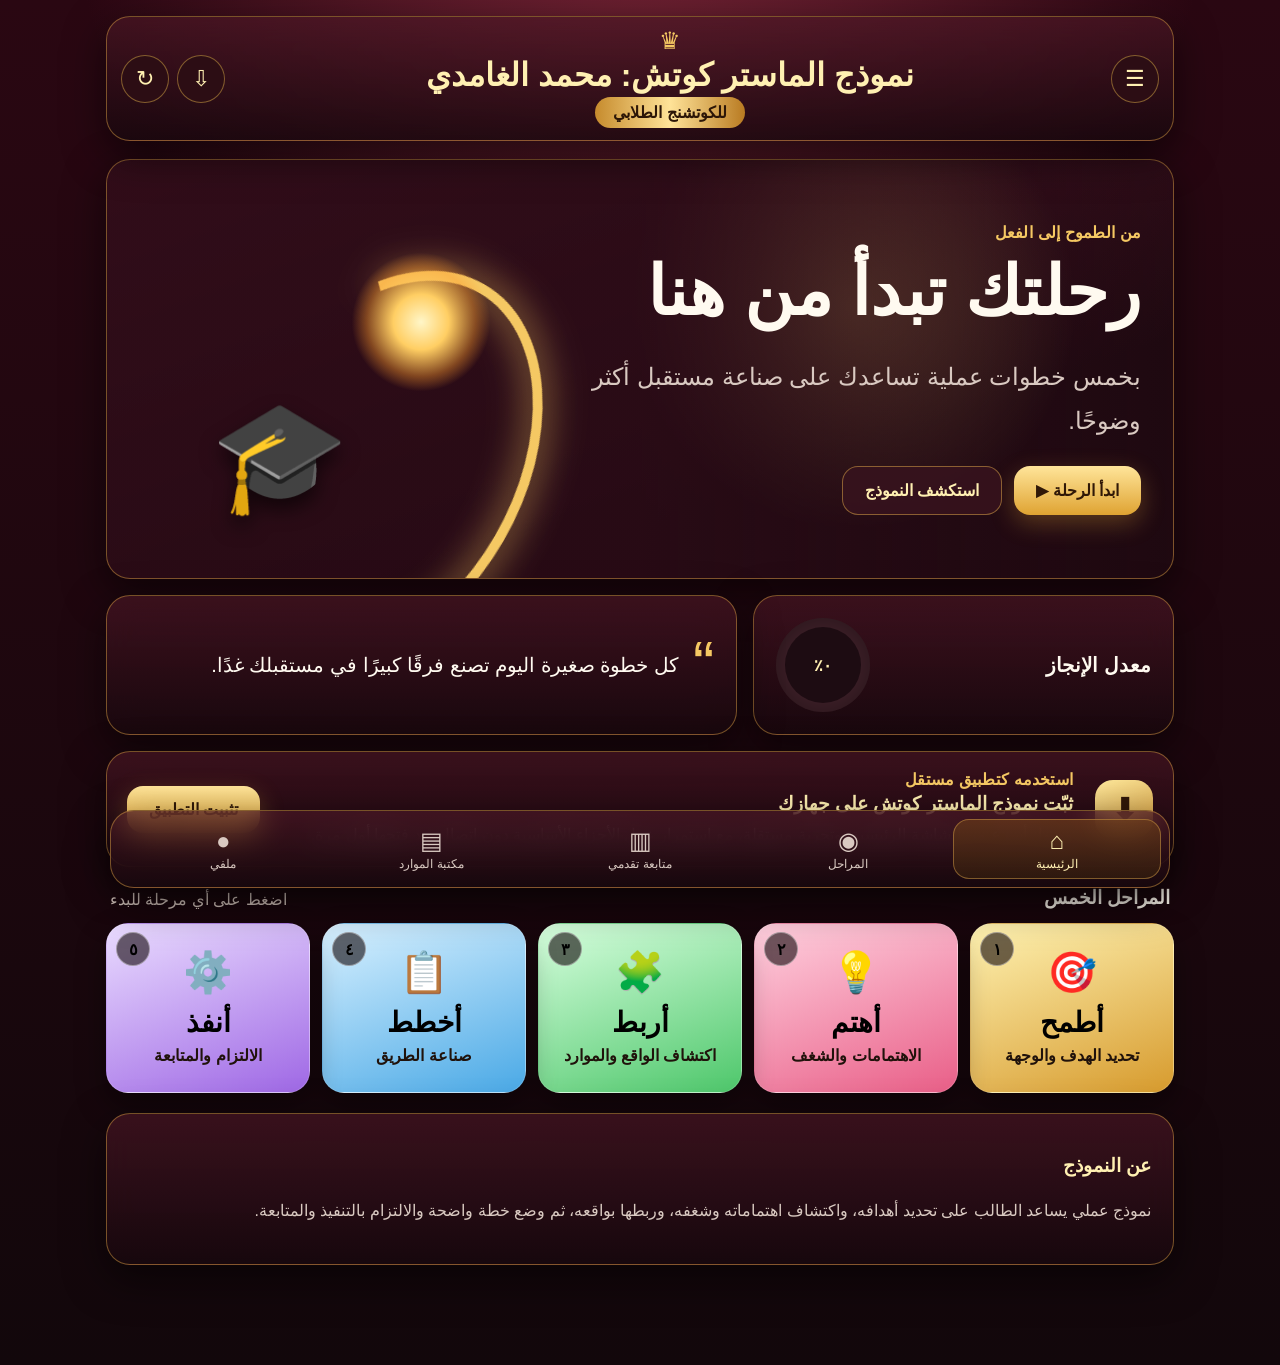
<file: index.html>
<!doctype html>
<html lang="ar" dir="rtl">
<head>
  <meta charset="utf-8" />
  <meta name="viewport" content="width=device-width,initial-scale=1,viewport-fit=cover" />
  <meta name="theme-color" content="#3b0917" />
  <meta name="description" content="نموذج الماستر كوتش: محمد الغامدي للكوتشنج الطلابي" />
  <meta name="application-name" content="الماستر كوتش" />
  <meta name="apple-mobile-web-app-capable" content="yes" />
  <meta name="apple-mobile-web-app-status-bar-style" content="black-translucent" />
  <meta name="apple-mobile-web-app-title" content="الماستر كوتش" />
  <title>نموذج الماستر كوتش: محمد الغامدي</title>
  <link rel="manifest" href="manifest.json" />
  <link rel="apple-touch-icon" href="icons/icon-192.png" />
  <link rel="icon" href="icons/icon-192.png" />
  <link rel="stylesheet" href="styles.css" />
</head>
<body>
  <div class="app-shell">
    <header class="topbar glass">
      <button class="icon-btn" id="menuBtn" aria-label="القائمة">☰</button>
      <div class="brand">
        <div class="crown">♛</div>
        <h1>نموذج الماستر كوتش: محمد الغامدي</h1>
        <div class="subtitle">للكوتشنج الطلابي</div>
      </div>
      <div class="top-actions">
        <button class="icon-btn install-mini" id="installBtn" title="تثبيت التطبيق" aria-label="تثبيت التطبيق">⇩</button>
        <button class="icon-btn reset-mini" id="resetBtn" title="إعادة ضبط التقدم" aria-label="إعادة ضبط التقدم">↻</button>
      </div>
    </header>

    <main id="view" class="view" aria-live="polite"></main>

    <nav class="bottom-nav glass" aria-label="التنقل الرئيسي">
      <button data-route="home" class="nav-item active"><span>⌂</span><small>الرئيسية</small></button>
      <button data-route="stages" class="nav-item"><span>◉</span><small>المراحل</small></button>
      <button data-route="progress" class="nav-item"><span>▥</span><small>متابعة تقدمي</small></button>
      <button data-route="resources" class="nav-item"><span>▤</span><small>مكتبة الموارد</small></button>
      <button data-route="profile" class="nav-item"><span>●</span><small>ملفي</small></button>
    </nav>
  </div>

  <template id="homeTemplate">
    <section class="hero glass">
      <div class="hero-copy">
        <span class="eyebrow">من الطموح إلى الفعل</span>
        <h2>رحلتك تبدأ من هنا</h2>
        <p>بخمس خطوات عملية تساعدك على صناعة مستقبل أكثر وضوحًا.</p>
        <div class="hero-actions">
          <button class="primary-btn" data-action="start">ابدأ الرحلة ▶</button>
          <button class="secondary-btn" data-route-jump="stages">استكشف النموذج</button>
        </div>
      </div>
      <div class="hero-visual" aria-hidden="true">
        <div class="road"></div>
        <div class="sun"></div>
        <div class="student">🎓</div>
      </div>
    </section>

    <section class="summary-grid">
      <article class="glass metric-card">
        <div class="metric-title">معدل الإنجاز</div>
        <div class="ring" id="homeRing"><span id="homePercent">٠٪</span></div>
      </article>
      <article class="glass quote-card">
        <div class="quote-mark">“</div>
        <p>كل خطوة صغيرة اليوم تصنع فرقًا كبيرًا في مستقبلك غدًا.</p>
      </article>
    </section>

    <section class="install-card glass" id="installCard">
      <div class="install-card-icon">⬇</div>
      <div class="install-card-copy">
        <span class="eyebrow">استخدمه كتطبيق مستقل</span>
        <h3>ثبّت نموذج الماستر كوتش على جهازك</h3>
        <p>وصول أسرع من الشاشة الرئيسية، وتجربة مستقلة، مع استمرار عمل الأجزاء الأساسية دون اتصال بعد فتحها أول مرة.</p>
      </div>
      <button class="primary-btn" id="homeInstallBtn">تثبيت التطبيق</button>
    </section>

    <section class="section-block">
      <div class="section-head">
        <h3>المراحل الخمس</h3>
        <span class="muted">اضغط على أي مرحلة للبدء</span>
      </div>
      <div class="stage-cards" id="homeStages"></div>
    </section>

    <section class="glass about-card">
      <h3>عن النموذج</h3>
      <p>نموذج عملي يساعد الطالب على تحديد أهدافه، واكتشاف اهتماماته وشغفه، وربطها بواقعه، ثم وضع خطة واضحة والالتزام بالتنفيذ والمتابعة.</p>
    </section>
  </template>

  <template id="stagesTemplate">
    <section class="section-block">
      <div class="section-head">
        <div>
          <span class="eyebrow">خمس خطوات تصنع مستقبلك</span>
          <h2>اختر المرحلة</h2>
        </div>
        <div class="mini-progress"><span id="stagesPercent">٠٪</span></div>
      </div>
      <div class="stage-list" id="stageList"></div>
    </section>
  </template>

  <template id="stageDetailTemplate">
    <section class="stage-detail">
      <div class="glass detail-head" id="detailHead">
        <button class="back-btn" data-route-jump="stages">→ رجوع</button>
        <div class="detail-title-wrap">
          <div class="stage-icon big" id="detailIcon"></div>
          <div>
            <div class="eyebrow" id="detailStep"></div>
            <h2 id="detailTitle"></h2>
            <p id="detailSubtitle"></p>
          </div>
        </div>
        <div class="step-progress" id="detailProgress"></div>
      </div>

      <form class="glass coaching-form" id="coachingForm">
        <div id="questionFields"></div>

        <div class="output-panel" id="outputPanel">
          <span class="tag">المخرج</span>
          <strong id="outputText"></strong>
        </div>

        <label class="field-block">
          <span>ملاحظات إضافية</span>
          <textarea id="notes" rows="3" placeholder="اكتب أي ملاحظات أو أفكار إضافية..."></textarea>
        </label>

        <div class="form-actions">
          <button type="button" class="secondary-btn" id="prevStage">السابق</button>
          <button type="submit" class="primary-btn">حفظ</button>
          <button type="button" class="primary-btn alt" id="nextStage">التالي</button>
        </div>
      </form>
    </section>
  </template>

  <template id="progressTemplate">
    <section class="section-block">
      <div class="section-head">
        <div>
          <span class="eyebrow">رحلة نحو مستقبل أكثر وضوحًا</span>
          <h2>متابعة تقدمي</h2>
        </div>
      </div>

      <section class="progress-layout">
        <article class="glass big-progress-card">
          <div class="big-ring" id="progressRing"><span id="progressPercent">٠٪</span></div>
          <div>
            <h3>معدل الإنجاز</h3>
            <p class="muted" id="progressMessage">ابدأ الآن، ومستقبلك ينتظرك.</p>
          </div>
        </article>

        <article class="glass">
          <div class="section-head compact"><h3>حالة المراحل الخمس</h3></div>
          <div id="progressStages" class="progress-stages"></div>
        </article>
      </section>

      <section class="glass checklist-card">
        <div class="section-head compact"><h3>خطة هذا الأسبوع</h3><button class="small-btn" id="clearChecklist">إلغاء التحديد</button></div>
        <div id="weeklyChecklist"></div>
      </section>

      <section class="glass achievements">
        <div class="section-head compact"><h3>شاراتي وإنجازاتي</h3></div>
        <div id="badges" class="badge-grid"></div>
      </section>
    </section>
  </template>

  <template id="resourcesTemplate">
    <section class="section-block resources-page">
      <div class="section-head resources-head">
        <div>
          <span class="eyebrow">أدلة • قوالب • ملفات • روابط</span>
          <h2>مكتبة الموارد</h2>
          <p class="muted resource-note">الملفات التي تضيفها من داخل التطبيق تُحفظ على هذا الجهاز فقط. أما الموارد الموجودة داخل المستودع فتظهر لجميع المستخدمين.</p>
        </div>
        <button class="primary-btn" id="addResourceBtn">＋ إضافة مورد</button>
      </div>

      <section class="glass resource-toolbar">
        <label class="search-box">
          <span>⌕</span>
          <input id="resourceSearch" type="search" placeholder="ابحث باسم المورد أو وصفه..." />
        </label>
        <div class="resource-filters" id="resourceFilters"></div>
      </section>

      <div id="resourceStats" class="resource-stats"></div>
      <div id="resourceGrid" class="resource-grid"></div>
      <div id="resourceEmpty" class="glass resource-empty" hidden>
        <div>📚</div>
        <h3>لا توجد موارد مطابقة</h3>
        <p>غيّر البحث أو أضف موردًا جديدًا.</p>
      </div>
    </section>
  </template>

  <template id="simpleTemplate">
    <section class="section-block">
      <article class="glass empty-card">
        <div class="empty-icon" id="simpleIcon"></div>
        <h2 id="simpleTitle"></h2>
        <p id="simpleText"></p>
      </article>
    </section>
  </template>

  <dialog id="resourceDialog" class="app-dialog">
    <form method="dialog" class="dialog-card glass" id="resourceForm">
      <div class="dialog-head">
        <div><span class="eyebrow">مورد جديد</span><h3>إضافة مورد إلى المكتبة</h3></div>
        <button type="button" class="dialog-close" data-close-dialog="resourceDialog" aria-label="إغلاق">×</button>
      </div>
      <div class="resource-mode" role="tablist" aria-label="نوع المورد">
        <button type="button" class="mode-btn active" data-resource-mode="file">📎 ملف</button>
        <button type="button" class="mode-btn" data-resource-mode="link">🔗 رابط</button>
      </div>
      <input type="hidden" id="resourceMode" value="file" />
      <label class="field-block"><span>عنوان المورد</span><input id="resourceTitle" required maxlength="120" placeholder="مثال: نموذج صياغة الهدف الذكي" /></label>
      <label class="field-block"><span>المرحلة / التصنيف</span>
        <select id="resourceCategory">
          <option value="عام">عام</option><option value="أطمح">أطمح</option><option value="أهتم">أهتم</option><option value="أربط">أربط</option><option value="أخطط">أخطط</option><option value="أنفذ">أنفذ</option>
        </select>
      </label>
      <label class="field-block"><span>وصف مختصر</span><textarea id="resourceDescription" rows="2" placeholder="ما فائدة هذا المورد؟"></textarea></label>
      <label class="field-block resource-file-field" id="resourceFileField"><span>اختر الملف</span><input id="resourceFile" type="file" accept=".pdf,.doc,.docx,.ppt,.pptx,.xls,.xlsx,.txt,.rtf,.csv,.png,.jpg,.jpeg,.webp,.gif,.mp4,.mov,.m4v,.zip" /></label>
      <label class="field-block resource-link-field" id="resourceLinkField" hidden><span>رابط المورد</span><input id="resourceUrl" type="url" inputmode="url" placeholder="https://example.com/resource" /></label>
      <div class="dialog-hint">🔒 الملفات المرفوعة هنا تبقى داخل متصفح هذا الجهاز ولا تُرفع تلقائيًا إلى GitHub.</div>
      <div class="dialog-actions"><button type="button" class="secondary-btn" data-close-dialog="resourceDialog">إلغاء</button><button type="submit" class="primary-btn">حفظ المورد</button></div>
    </form>
  </dialog>

  <dialog id="installDialog" class="app-dialog">
    <section class="dialog-card glass">
      <div class="dialog-head">
        <div><span class="eyebrow">تثبيت التطبيق</span><h3>أضف التطبيق إلى جهازك</h3></div>
        <button type="button" class="dialog-close" data-close-dialog="installDialog" aria-label="إغلاق">×</button>
      </div>
      <div id="installInstructions" class="install-instructions"></div>
      <div class="dialog-actions"><button type="button" class="primary-btn" data-close-dialog="installDialog">حسنًا</button></div>
    </section>
  </dialog>

  <script src="app.js"></script>
</body>
</html>
</file>
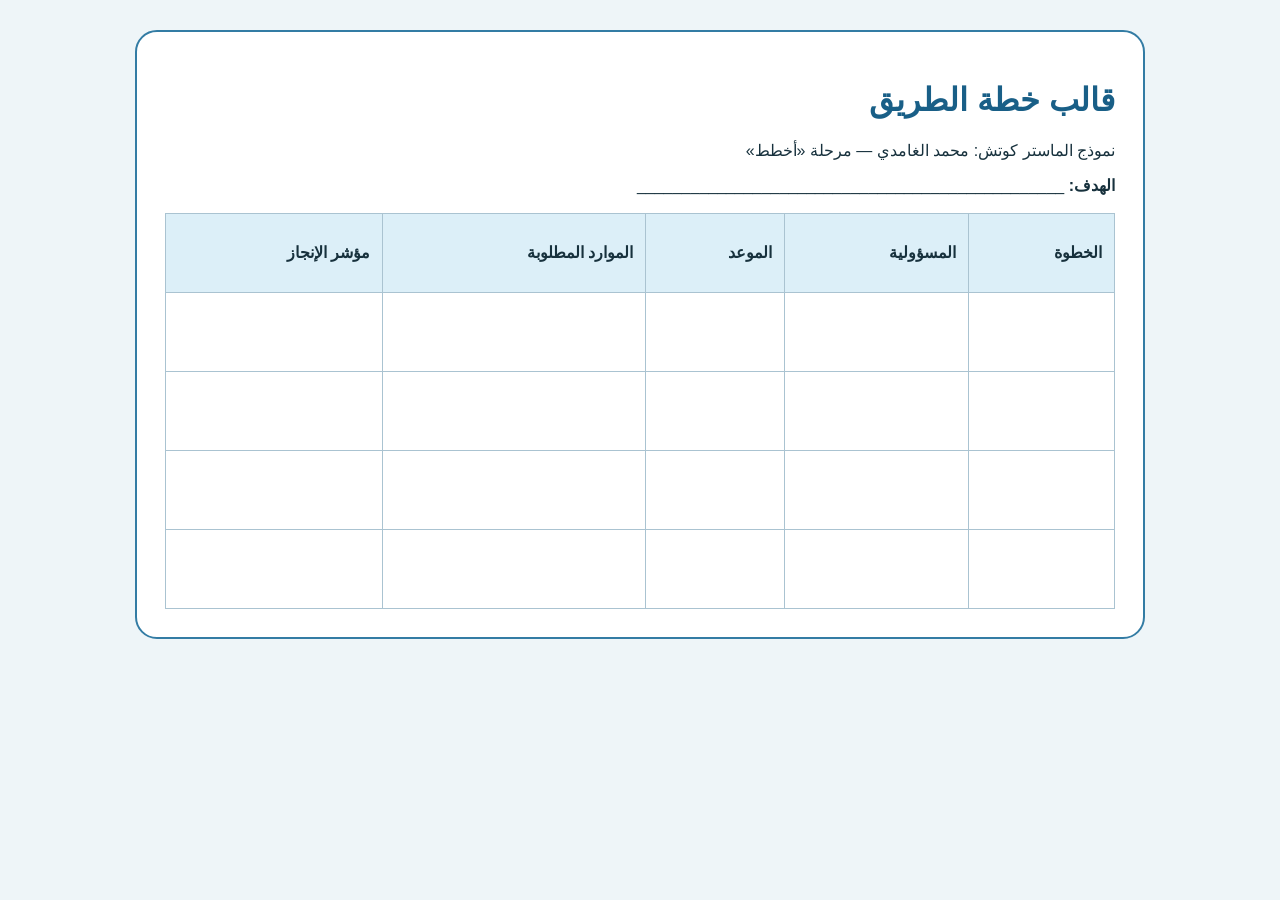
<file: action-plan-template.html>
<!doctype html><html lang="ar" dir="rtl"><head><meta charset="utf-8"><meta name="viewport" content="width=device-width,initial-scale=1"><title>قالب خطة الطريق</title><style>body{font-family:Tahoma,Arial;background:#eef5f8;color:#17313d;margin:0;padding:30px}.sheet{max-width:950px;margin:auto;background:#fff;border:2px solid #337ca4;border-radius:22px;padding:28px}h1{color:#195f87}table{width:100%;border-collapse:collapse;margin-top:18px}th,td{border:1px solid #aac3d1;padding:12px;text-align:right;height:54px}th{background:#dceff8}@media(max-width:650px){body{padding:10px}.sheet{padding:15px}th,td{padding:8px;font-size:12px}}</style></head><body><main class="sheet"><h1>قالب خطة الطريق</h1><p>نموذج الماستر كوتش: محمد الغامدي — مرحلة «أخطط»</p><p><b>الهدف:</b> ________________________________________________</p><table><thead><tr><th>الخطوة</th><th>المسؤولية</th><th>الموعد</th><th>الموارد المطلوبة</th><th>مؤشر الإنجاز</th></tr></thead><tbody><tr><td></td><td></td><td></td><td></td><td></td></tr><tr><td></td><td></td><td></td><td></td><td></td></tr><tr><td></td><td></td><td></td><td></td><td></td></tr><tr><td></td><td></td><td></td><td></td><td></td></tr></tbody></table></main></body></html>
</file>
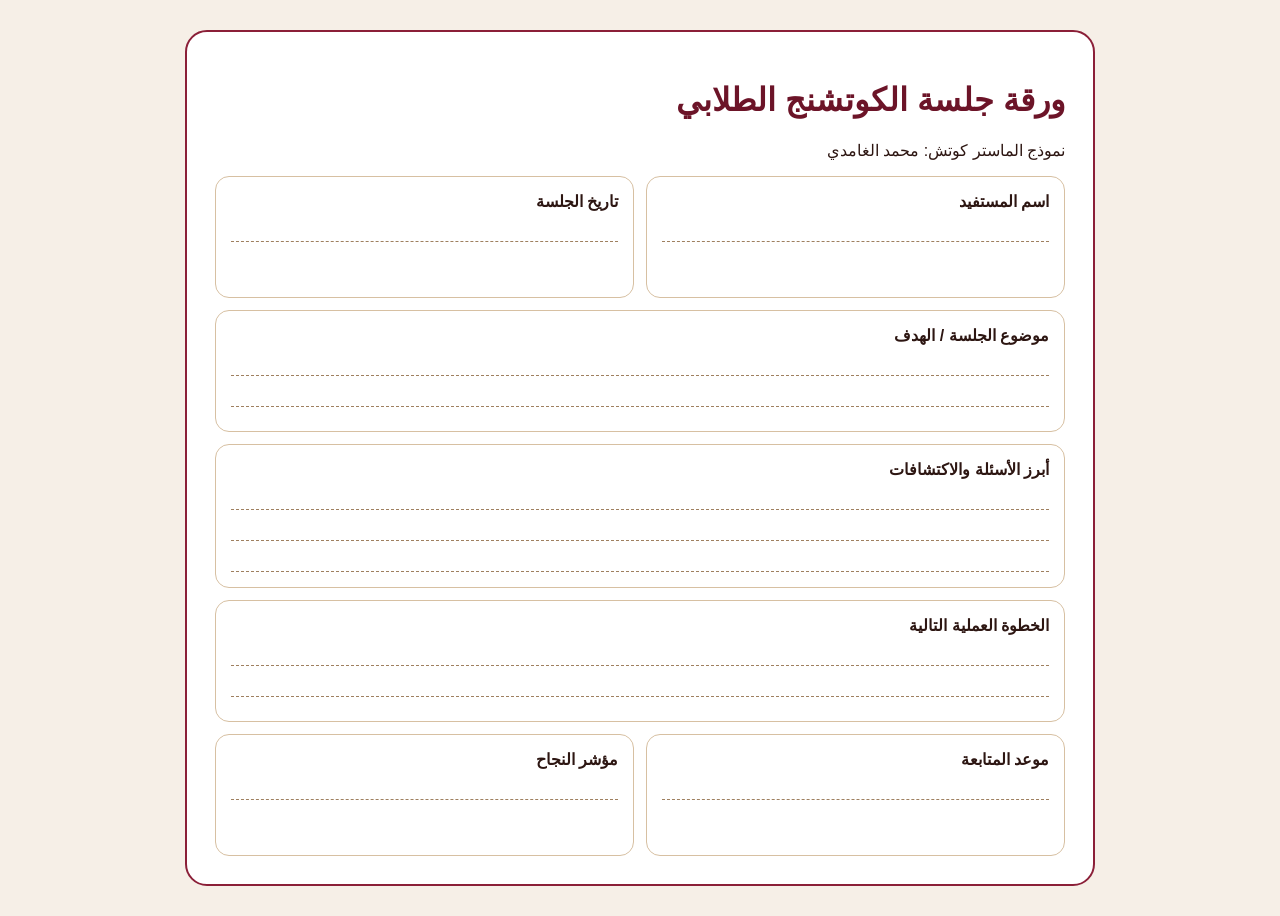
<file: coaching-session-sheet.html>
<!doctype html><html lang="ar" dir="rtl"><head><meta charset="utf-8"><meta name="viewport" content="width=device-width,initial-scale=1"><title>ورقة جلسة الكوتشنج الطلابي</title><style>body{font-family:Tahoma,Arial;background:#f6efe7;color:#2d1612;margin:0;padding:30px}.sheet{max-width:850px;margin:auto;background:#fff;border:2px solid #8b1f38;border-radius:22px;padding:28px}h1{color:#6c1428}.grid{display:grid;grid-template-columns:1fr 1fr;gap:12px}.box{border:1px solid #d7c0a2;border-radius:14px;padding:15px;min-height:90px}.wide{grid-column:1/-1}.line{border-bottom:1px dashed #9f8060;height:30px}@media(max-width:600px){.grid{grid-template-columns:1fr}.wide{grid-column:auto}}</style></head><body><main class="sheet"><h1>ورقة جلسة الكوتشنج الطلابي</h1><p>نموذج الماستر كوتش: محمد الغامدي</p><div class="grid"><div class="box"><b>اسم المستفيد</b><div class="line"></div></div><div class="box"><b>تاريخ الجلسة</b><div class="line"></div></div><div class="box wide"><b>موضوع الجلسة / الهدف</b><div class="line"></div><div class="line"></div></div><div class="box wide"><b>أبرز الأسئلة والاكتشافات</b><div class="line"></div><div class="line"></div><div class="line"></div></div><div class="box wide"><b>الخطوة العملية التالية</b><div class="line"></div><div class="line"></div></div><div class="box"><b>موعد المتابعة</b><div class="line"></div></div><div class="box"><b>مؤشر النجاح</b><div class="line"></div></div></div></main></body></html>
</file>
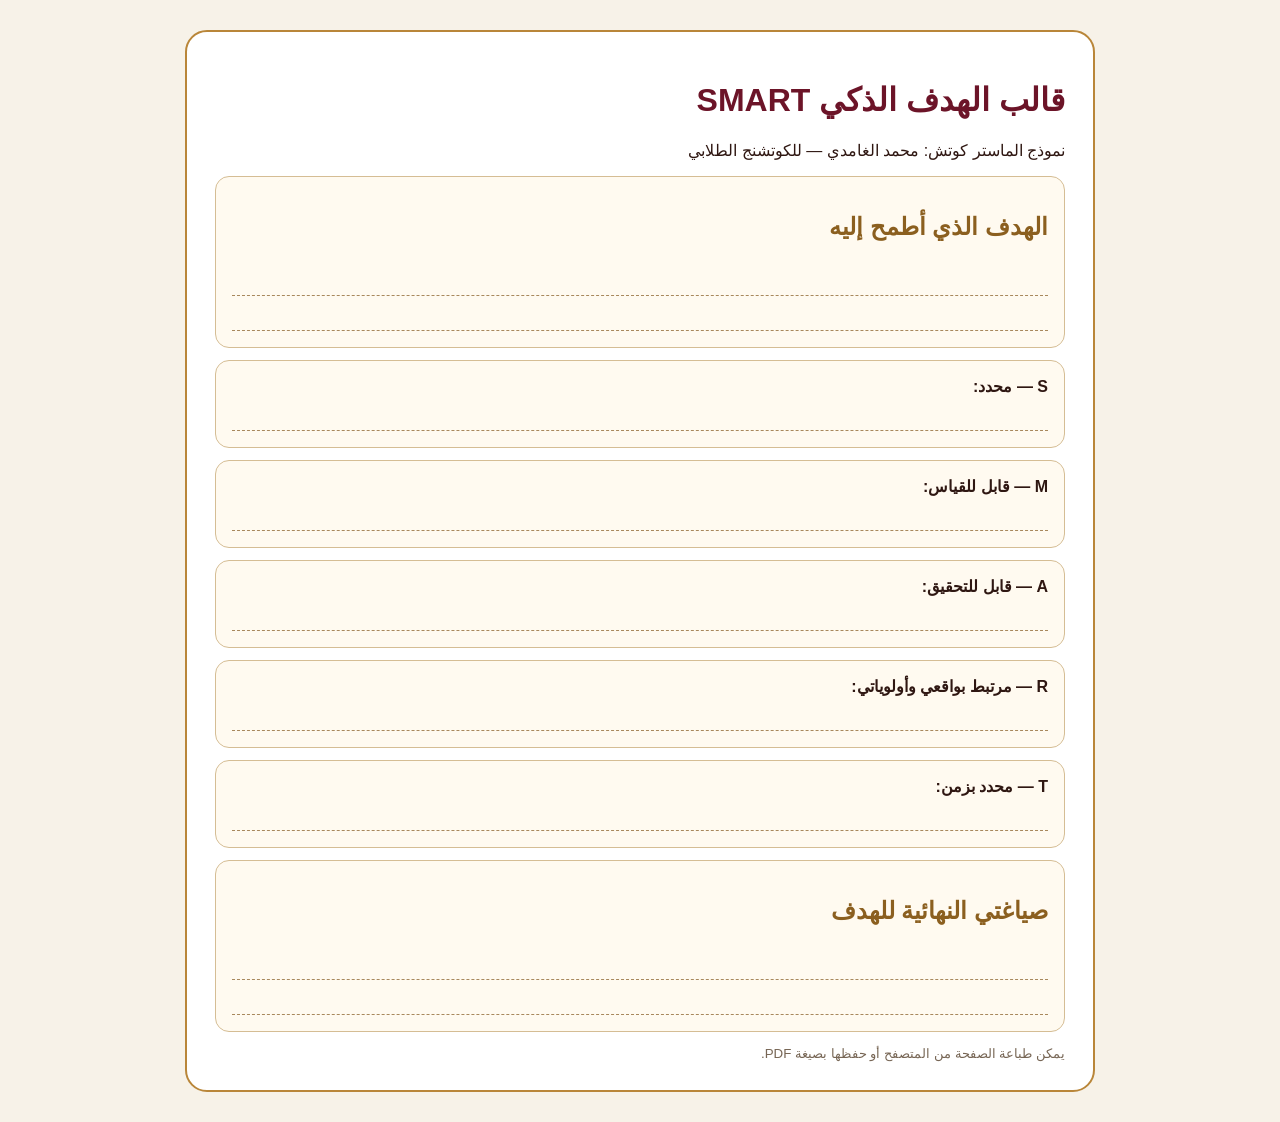
<file: smart-goal-template.html>
<!doctype html><html lang="ar" dir="rtl"><head><meta charset="utf-8"><meta name="viewport" content="width=device-width,initial-scale=1"><title>قالب الهدف الذكي SMART</title><style>body{font-family:Tahoma,Arial;background:#f7f2e8;color:#2f1712;margin:0;padding:30px}.sheet{max-width:850px;margin:auto;background:#fff;border:2px solid #b98639;border-radius:22px;padding:28px}h1{color:#6c1428}h2{color:#8b5f1f}.box{border:1px solid #d5bd94;border-radius:14px;padding:16px;margin:12px 0;background:#fffaf0}.line{border-bottom:1px dashed #a8885c;height:34px}small{color:#765}</style></head><body><main class="sheet"><h1>قالب الهدف الذكي SMART</h1><p>نموذج الماستر كوتش: محمد الغامدي — للكوتشنج الطلابي</p><div class="box"><h2>الهدف الذي أطمح إليه</h2><div class="line"></div><div class="line"></div></div><div class="box"><b>S — محدد:</b><div class="line"></div></div><div class="box"><b>M — قابل للقياس:</b><div class="line"></div></div><div class="box"><b>A — قابل للتحقيق:</b><div class="line"></div></div><div class="box"><b>R — مرتبط بواقعي وأولوياتي:</b><div class="line"></div></div><div class="box"><b>T — محدد بزمن:</b><div class="line"></div></div><div class="box"><h2>صياغتي النهائية للهدف</h2><div class="line"></div><div class="line"></div></div><small>يمكن طباعة الصفحة من المتصفح أو حفظها بصيغة PDF.</small></main></body></html>
</file>
<file: styles.css>
:root{
  --bg:#12070b;--bg2:#2a0712;--panel:#2a1018cc;--gold:#f5c863;--gold2:#fff0b2;--text:#fffaf0;--muted:#d9c9c1;
  --border:#c9933f88;--shadow:0 14px 40px #0008;--radius:24px;
  --s1:#e6b243;--s2:#ec5e8b;--s3:#54c96e;--s4:#50aeea;--s5:#a26ae8;
}
*{box-sizing:border-box}html{scroll-behavior:smooth}body{margin:0;font-family:"Tahoma","Arial",sans-serif;background:radial-gradient(circle at 50% -10%,#7c2638 0,transparent 35%),linear-gradient(180deg,var(--bg2),var(--bg));color:var(--text);min-height:100vh}button,input,textarea,select{font:inherit}button{cursor:pointer}.app-shell{width:min(100%,1100px);margin:auto;min-height:100vh;padding:16px 16px 100px}.glass{background:linear-gradient(180deg,#4b1725aa,#18080ecc);backdrop-filter:blur(15px);border:1px solid var(--border);box-shadow:var(--shadow);border-radius:var(--radius)}
.topbar{position:sticky;top:8px;z-index:50;display:grid;grid-template-columns:58px 1fr 118px;gap:12px;align-items:center;padding:12px 14px;margin-bottom:18px}.top-actions{display:flex;gap:8px;justify-content:flex-end}.icon-btn{border:1px solid #e8b84b77;background:#2c0d14;color:var(--gold2);width:48px;height:48px;border-radius:50%;font-size:22px}.brand{text-align:center}.crown{color:var(--gold);font-size:24px;line-height:1}.brand h1{font-size:clamp(18px,3.2vw,32px);margin:3px 0;color:var(--gold2)}.subtitle{display:inline-block;padding:6px 18px;border-radius:999px;background:linear-gradient(90deg,#c68b2d,#ffe398,#b97b22);color:#2c1607;font-weight:800}.view{animation:fade .25s ease}@keyframes fade{from{opacity:.2;transform:translateY(6px)}to{opacity:1;transform:none}}
.hero{position:relative;min-height:420px;overflow:hidden;padding:32px;display:grid;grid-template-columns:1.1fr .9fr;align-items:center;background:linear-gradient(90deg,#2a0b16d9 0 50%,#2a0b1655),radial-gradient(circle at 70% 35%,#ffd97966 0,transparent 28%),linear-gradient(160deg,#5a172c,#19080e 70%)}.hero-copy{z-index:2;max-width:620px}.eyebrow{color:var(--gold);font-weight:700;letter-spacing:.2px}.hero h2{font-size:clamp(34px,6vw,68px);margin:10px 0 12px}.hero p{font-size:clamp(18px,2vw,24px);color:var(--muted);line-height:1.8}.hero-actions{display:flex;gap:12px;flex-wrap:wrap;margin-top:22px}.primary-btn,.secondary-btn,.small-btn{border:0;border-radius:16px;padding:14px 22px;font-weight:800}.primary-btn{background:linear-gradient(180deg,#ffe59a,#dfa332);color:#301807;box-shadow:0 8px 24px #d89b3655}.primary-btn.alt{background:linear-gradient(180deg,#fff0b3,#c58b2d)}.secondary-btn{background:#38131ed9;color:var(--gold2);border:1px solid #d8a34688}.small-btn{padding:9px 12px;background:#31101a;color:var(--gold2);border:1px solid #c99545aa}.hero-visual{height:100%;position:relative}.sun{position:absolute;width:140px;height:140px;border-radius:50%;background:radial-gradient(circle,#fff6c8,#ffce63 28%,#ff9c2d66 55%,transparent 70%);right:22%;top:17%}.road{position:absolute;width:64%;height:120%;right:15%;top:18%;border:10px solid #f5c863;border-left-color:transparent;border-bottom-color:transparent;border-radius:50%;transform:rotate(30deg);filter:drop-shadow(0 0 18px #ffcf66)}.student{position:absolute;bottom:25px;left:16%;font-size:110px;filter:drop-shadow(0 10px 10px #0009)}
.summary-grid{display:grid;grid-template-columns:1fr 1.5fr;gap:16px;margin:16px 0}.metric-card,.quote-card{padding:22px}.metric-card{display:flex;align-items:center;justify-content:space-between;gap:18px}.metric-title{font-weight:800;font-size:20px}.ring,.big-ring{--p:0deg;position:relative;border-radius:50%;display:grid;place-items:center;background:conic-gradient(var(--gold) var(--p),#40212a 0);box-shadow:inset 0 0 30px #0006}.ring{width:94px;height:94px}.ring::before,.big-ring::before{content:"";position:absolute;inset:9px;border-radius:50%;background:#1d0c12}.ring span,.big-ring span{z-index:1;font-weight:900;color:var(--gold2)}.quote-card{display:flex;align-items:center;gap:14px}.quote-mark{font-size:64px;color:var(--gold)}.quote-card p{font-size:20px;line-height:1.8;margin:0}
.install-card{padding:18px 20px;display:grid;grid-template-columns:64px 1fr auto;gap:16px;align-items:center;margin:16px 0}.install-card-icon{width:58px;height:58px;border-radius:18px;display:grid;place-items:center;background:linear-gradient(160deg,#ffe99d,#c48a2b);color:#311708;font-size:30px;font-weight:900}.install-card-copy h3{margin:4px 0 6px;color:var(--gold2)}.install-card-copy p{margin:0;color:var(--muted);line-height:1.7}.install-card.installed{opacity:.72}.install-card.installed .primary-btn{display:none}
.section-block{margin:20px 0}.section-head{display:flex;align-items:end;justify-content:space-between;gap:14px;margin:0 4px 14px}.section-head.compact{align-items:center;margin:0 0 12px}.section-head h2,.section-head h3{margin:0}.muted{color:var(--muted)}.stage-cards{display:grid;grid-template-columns:repeat(5,1fr);gap:12px}.stage-card{position:relative;overflow:hidden;padding:18px 14px;min-height:170px;border-radius:22px;border:1px solid #fff2;text-align:center;box-shadow:0 14px 30px #0006;transition:.2s}.stage-card:hover{transform:translateY(-4px)}.stage-card .num{position:absolute;top:8px;left:9px;background:#12070b99;border:1px solid #fff6;width:34px;height:34px;border-radius:50%;display:grid;place-items:center;font-weight:900}.stage-icon{font-size:40px}.stage-card h4{font-size:28px;margin:10px 0 5px}.stage-card p{margin:0;color:#20120b;font-weight:700;line-height:1.5}.stage-card.done::after{content:"✓";position:absolute;bottom:9px;left:10px;width:30px;height:30px;border-radius:50%;background:#0b7f39;color:#fff;display:grid;place-items:center}.s1{background:linear-gradient(160deg,#fff3b3,#d79b2e)}.s2{background:linear-gradient(160deg,#ffd1df,#e95f88)}.s3{background:linear-gradient(160deg,#d8ffdf,#4ec76b)}.s4{background:linear-gradient(160deg,#d9f1ff,#4aa9e6)}.s5{background:linear-gradient(160deg,#eadcff,#9f68e5)}.about-card{padding:22px}.about-card h3{color:var(--gold2)}.about-card p{line-height:1.9;color:var(--muted)}
.stage-list{display:grid;gap:14px}.stage-row{display:grid;grid-template-columns:84px 1fr auto;align-items:center;gap:16px;padding:16px;border-radius:22px;color:#1f110b}.stage-row .stage-icon{width:66px;height:66px;border-radius:50%;display:grid;place-items:center;background:#ffffff8c}.stage-row h3{font-size:28px;margin:0}.stage-row p{margin:4px 0;font-weight:700}.stage-row .output{margin-top:8px;font-size:14px;background:#fff8;padding:8px 10px;border-radius:12px;display:inline-block}.stage-row button{border:0;background:#2b0d16;color:#fff;width:48px;height:48px;border-radius:50%;font-size:24px}.mini-progress{width:76px;height:76px;border-radius:50%;display:grid;place-items:center;background:#2a0c15;border:6px solid #805d31;color:var(--gold2);font-weight:900}.stage-detail{display:grid;gap:16px}.detail-head{padding:20px}.back-btn{background:none;border:0;color:var(--gold2);font-weight:800}.detail-title-wrap{display:flex;align-items:center;gap:18px;margin-top:12px}.stage-icon.big{width:100px;height:100px;border-radius:50%;display:grid;place-items:center;font-size:52px;border:1px solid #ffffff66}.detail-title-wrap h2{font-size:42px;margin:5px 0}.detail-title-wrap p{margin:0;color:var(--muted)}.step-progress{display:flex;gap:7px;margin-top:14px}.step-dot{height:8px;flex:1;border-radius:999px;background:#4a3038}.step-dot.active{background:var(--gold)}
.coaching-form{padding:20px}.field-block{display:block;margin-bottom:14px}.field-block>span{display:block;font-weight:800;margin-bottom:8px}.field-block textarea,.field-block input,.field-block select{width:100%;border:1px solid #d2af7e66;background:#fffaf2;color:#27150e;border-radius:15px;padding:14px;outline:none;min-height:54px}.field-block textarea:focus,.field-block input:focus,.field-block select:focus{box-shadow:0 0 0 3px #f5c86355}.output-panel{margin:18px 0;padding:18px;border-radius:18px;background:linear-gradient(90deg,#7f4d12,#edbe59);color:#261407}.output-panel .tag{display:inline-block;background:#2d1209;color:#ffe9a2;padding:6px 12px;border-radius:999px;margin-left:8px}.form-actions{display:grid;grid-template-columns:1fr 1fr 1fr;gap:10px}.progress-layout{display:grid;grid-template-columns:.8fr 1.2fr;gap:16px}.big-progress-card{padding:22px;display:flex;align-items:center;gap:24px}.big-ring{width:180px;height:180px;flex:0 0 auto}.big-ring span{font-size:42px}.progress-layout>article{padding:20px}.progress-stages{display:grid;grid-template-columns:repeat(5,1fr);gap:8px}.progress-stage{padding:12px 8px;border-radius:14px;text-align:center;color:#21110b;font-weight:800}.progress-stage small{display:block;margin-top:4px}.checklist-card,.achievements{padding:20px;margin-top:16px}.check-item{display:flex;align-items:center;gap:10px;padding:12px;border-bottom:1px solid #ffffff16}.check-item input{accent-color:#eab84d;width:20px;height:20px}.badge-grid{display:grid;grid-template-columns:repeat(5,1fr);gap:10px}.badge{padding:14px 8px;border-radius:18px;text-align:center;background:#291018;border:1px solid #9f723f66}.badge .badge-icon{font-size:40px}.badge.locked{opacity:.35;filter:grayscale(1)}
/* Resources */
.resources-head{align-items:flex-start}.resource-note{max-width:740px;line-height:1.7;margin:.5rem 0 0}.resource-toolbar{padding:14px;display:grid;grid-template-columns:minmax(260px,1fr) auto;gap:12px;align-items:center}.search-box{display:flex;align-items:center;gap:10px;background:#fffaf2;border-radius:16px;padding:0 14px;color:#3a1b14}.search-box span{font-size:28px;color:#9a6a27}.search-box input{width:100%;border:0;background:transparent;outline:none;padding:14px 0;color:#2b160e}.resource-filters{display:flex;gap:7px;flex-wrap:wrap}.filter-chip{border:1px solid #b9874388;background:#2d1118;color:#eedfce;border-radius:999px;padding:9px 13px}.filter-chip.active{background:linear-gradient(180deg,#ffe99d,#d59a32);color:#2c1409}.resource-stats{display:flex;gap:10px;flex-wrap:wrap;margin:13px 4px}.stat-pill{padding:8px 13px;border-radius:999px;background:#2b1018;border:1px solid #b9874366;color:#ecd9c8;font-size:13px}.resource-grid{display:grid;grid-template-columns:repeat(3,1fr);gap:14px}.resource-card{position:relative;padding:18px;min-height:230px;display:flex;flex-direction:column;gap:12px}.resource-card::before{content:"";position:absolute;inset:0 0 auto 0;height:4px;border-radius:24px 24px 0 0;background:linear-gradient(90deg,#b97b22,#ffe398,#b97b22)}.resource-card-head{display:flex;align-items:flex-start;justify-content:space-between;gap:10px}.resource-type-icon{width:50px;height:50px;border-radius:16px;display:grid;place-items:center;font-size:27px;background:#4a1b28;border:1px solid #d3a95f55}.resource-card h3{margin:0;color:var(--gold2);font-size:19px;line-height:1.55}.resource-card p{margin:0;color:var(--muted);line-height:1.65;font-size:14px}.resource-meta{display:flex;gap:7px;flex-wrap:wrap}.resource-badge{border:1px solid #b9874366;background:#2b1018;color:#ecd9c8;border-radius:999px;padding:6px 9px;font-size:12px}.resource-badge.local{color:#d6f4df;border-color:#4a9b6166}.resource-actions{display:flex;gap:8px;flex-wrap:wrap;margin-top:auto}.resource-actions button,.resource-actions a{appearance:none;text-decoration:none;border:0;border-radius:12px;padding:10px 12px;font-weight:800}.resource-open{background:linear-gradient(180deg,#ffe99d,#d59a32);color:#2b160e}.resource-download,.resource-share{background:#35131d;color:#f5e5d8;border:1px solid #b9874366!important}.resource-delete{background:#3a0f17;color:#ffc7cc;border:1px solid #9b374966!important}.resource-empty{text-align:center;padding:48px 20px;margin-top:14px}.resource-empty>div{font-size:70px}.resource-empty p{color:var(--muted)}
/* Dialogs */
.app-dialog{border:0;padding:0;background:transparent;color:var(--text);width:min(94vw,660px);max-height:92vh}.app-dialog::backdrop{background:#070207c9;backdrop-filter:blur(6px)}.dialog-card{padding:20px;max-height:90vh;overflow:auto}.dialog-head{display:flex;align-items:flex-start;justify-content:space-between;gap:12px;margin-bottom:18px}.dialog-head h3{margin:4px 0;font-size:26px;color:var(--gold2)}.dialog-close{border:1px solid #c8934588;background:#2b1018;color:#ffe7a0;width:42px;height:42px;border-radius:50%;font-size:26px}.resource-mode{display:grid;grid-template-columns:1fr 1fr;gap:8px;margin-bottom:16px}.mode-btn{border:1px solid #a9793f77;background:#2c1018;color:#e8d8ce;border-radius:14px;padding:12px;font-weight:800}.mode-btn.active{background:linear-gradient(180deg,#ffe9a0,#d49a33);color:#2b160d}.dialog-hint{background:#271017;border:1px dashed #bd8d4b66;border-radius:14px;padding:12px;color:#ddcbbb;line-height:1.65;font-size:13px;margin:8px 0 14px}.dialog-actions{display:flex;justify-content:flex-start;gap:9px;flex-wrap:wrap}.install-instructions{line-height:1.9;color:#f0ded1}.install-steps{display:grid;gap:10px;margin:10px 0}.install-step{display:grid;grid-template-columns:42px 1fr;gap:10px;align-items:start;background:#271017;border:1px solid #9f713f66;padding:12px;border-radius:14px}.install-step-num{width:34px;height:34px;border-radius:50%;display:grid;place-items:center;background:linear-gradient(180deg,#ffe59a,#d99f35);color:#321707;font-weight:900}.installed-note{padding:14px;border-radius:14px;background:#15371faa;border:1px solid #60bd7a66;color:#d9ffe3}
.empty-card{padding:50px 22px;text-align:center}.empty-icon{font-size:72px}.empty-card p{color:var(--muted);line-height:1.9}.bottom-nav{position:fixed;left:50%;bottom:12px;transform:translateX(-50%);z-index:60;width:min(calc(100% - 24px),1060px);display:grid;grid-template-columns:repeat(5,1fr);padding:8px}.nav-item{border:0;background:transparent;color:#d9c9c1;border-radius:16px;padding:8px 4px;display:grid;gap:2px;justify-items:center}.nav-item span{font-size:24px}.nav-item small{font-size:12px}.nav-item.active{background:linear-gradient(180deg,#6b3c19aa,#37200faa);color:var(--gold2);box-shadow:inset 0 0 0 1px #c9954588}
@media(max-width:800px){.app-shell{padding:10px 10px 96px}.topbar{grid-template-columns:48px 1fr 90px;gap:6px}.top-actions{gap:4px}.icon-btn{width:42px;height:42px;font-size:19px}.brand h1{font-size:18px}.subtitle{font-size:12px;padding:5px 12px}.hero{grid-template-columns:1fr;min-height:560px;padding:22px}.hero-visual{min-height:240px;order:-1}.student{font-size:90px}.summary-grid,.progress-layout{grid-template-columns:1fr}.install-card{grid-template-columns:52px 1fr}.install-card .primary-btn{grid-column:1/-1}.stage-cards{grid-template-columns:1fr 1fr}.stage-card:last-child{grid-column:1/-1}.stage-row{grid-template-columns:68px 1fr auto}.stage-row h3{font-size:24px}.progress-stages{grid-template-columns:1fr 1fr}.badge-grid{grid-template-columns:1fr 1fr}.form-actions{grid-template-columns:1fr}.detail-title-wrap h2{font-size:34px}.big-progress-card{flex-direction:column;text-align:center}.resource-toolbar{grid-template-columns:1fr}.resource-grid{grid-template-columns:1fr 1fr}.bottom-nav small{font-size:10px}}
@media(max-width:560px){.resource-grid{grid-template-columns:1fr}.resources-head{display:block}.resources-head .primary-btn{margin-top:12px;width:100%}.topbar{grid-template-columns:42px 1fr 82px}.brand h1{font-size:15px}.crown{font-size:18px}.nav-item span{font-size:20px}.bottom-nav{bottom:7px}.app-shell{padding-bottom:90px}}
@media(display-mode:standalone){body{padding-top:env(safe-area-inset-top)}.install-mini,.install-card{display:none}}
</file>
